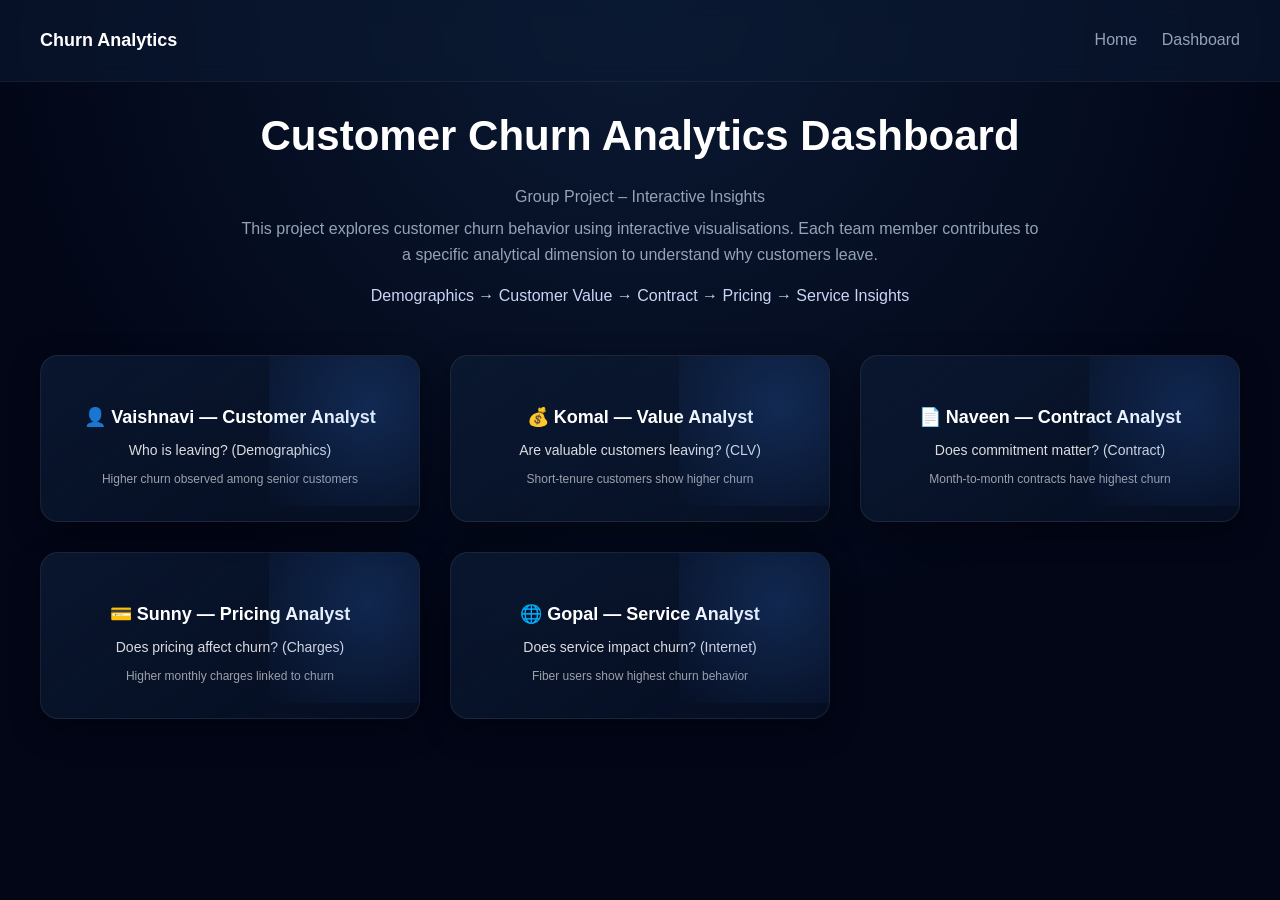
<file: index.html>
<!DOCTYPE html>
<html>
<head>
<meta charset="utf-8">
<title>Customer Churn Dashboard</title>
<link rel="stylesheet" href="home.css">
</head>

<body>

<!-- 🔥 NAVBAR (MOVED FROM BOTTOM → TOP) -->
<div class="navbar">
    <h2 class="logo">Churn Analytics</h2>
    <div class="nav-links">
        <a href="#">Home</a>
        <a href="#">Dashboard</a>
    </div>
</div>

<!-- 🔥 HERO -->
<div class="hero">
    <h1 class="title">Customer Churn Analytics Dashboard</h1>
    <p class="subtitle">Group Project – Interactive Insights</p>

    <p class="goal">
        This project explores customer churn behavior using interactive visualisations. 
        Each team member contributes to a specific analytical dimension to understand why customers leave.
    </p>
</div>

<!-- 🔥 FLOW -->
<p class="flow-line">
Demographics → Customer Value → Contract → Pricing → Service Insights
</p>

<!-- 🔥 GRID -->
<div class="grid">

    <a href="vaishnavi/index.html" class="card">
        <h2>👤 Vaishnavi — Customer Analyst</h2>
        <p>Who is leaving? (Demographics)</p>
        <div class="mini">Higher churn observed among senior customers</div>
    </a>

    <a href="komal/index.html" class="card">
        <h2>💰 Komal — Value Analyst</h2>
        <p>Are valuable customers leaving? (CLV)</p>
        <div class="mini">Short-tenure customers show higher churn</div>
    </a>

    <a href="naveen/index.html" class="card">
        <h2>📄 Naveen — Contract Analyst</h2>
        <p>Does commitment matter? (Contract)</p>
        <div class="mini">Month-to-month contracts have highest churn</div>
    </a>

    <a href="sunny/index.html" class="card">
        <h2>💳 Sunny — Pricing Analyst</h2>
        <p>Does pricing affect churn? (Charges)</p>
        <div class="mini">Higher monthly charges linked to churn</div>
    </a>

    <a href="gopal/index.html" class="card">
        <h2>🌐 Gopal — Service Analyst</h2>
        <p>Does service impact churn? (Internet)</p>
        <div class="mini">Fiber users show highest churn behavior</div>
    </a>

</div>
<script>
document.querySelectorAll(".card").forEach(card => {
    card.addEventListener("click", function(e){
        e.preventDefault();

        // Add animation class
        document.body.classList.add("fade-out");

        // Navigate after animation
        setTimeout(() => {
            window.location.href = this.href;
        }, 300);
    });
});
</script>

</body>
</html>
</file>
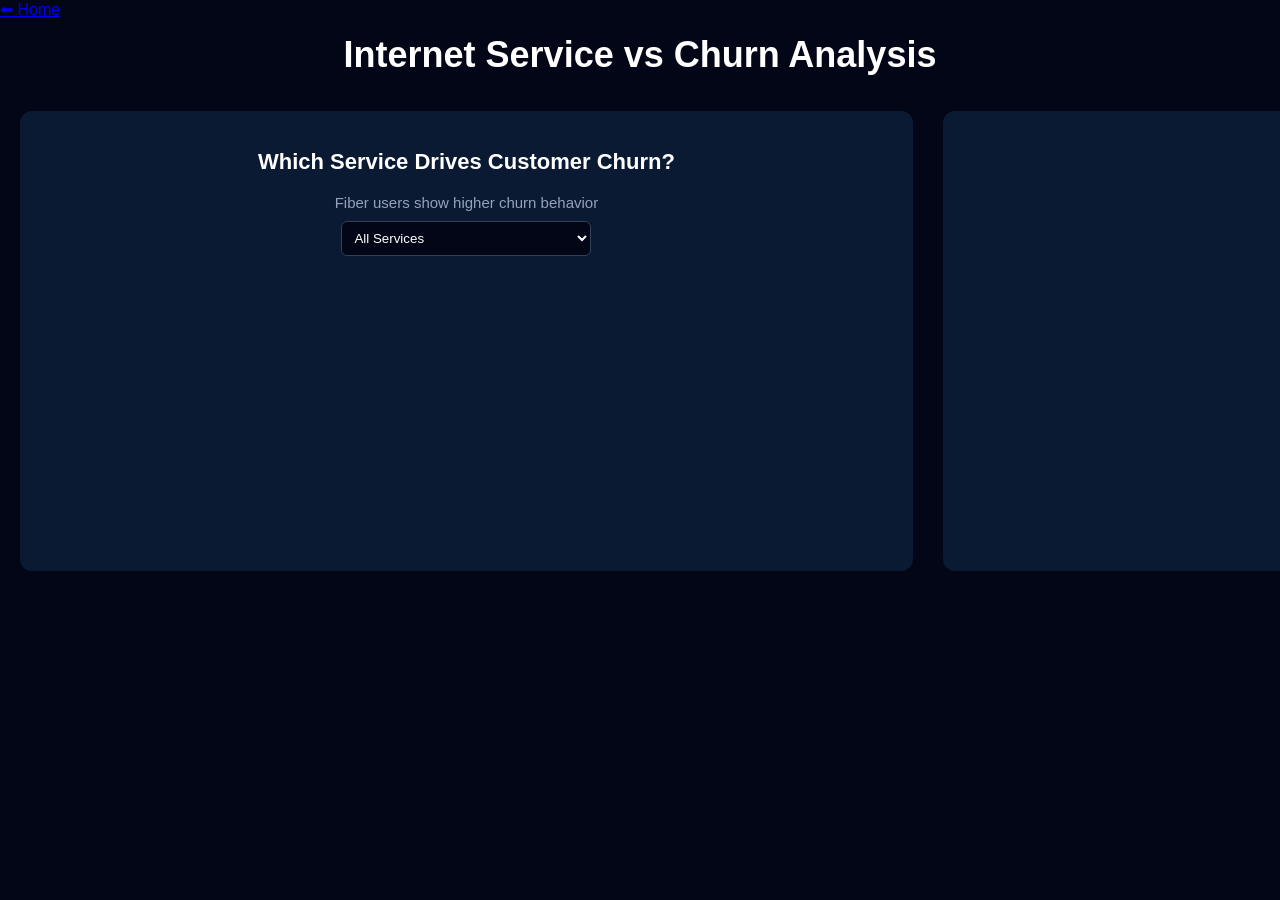
<file: web page/gopal/index.html>
<!DOCTYPE html>
<html>
<head>
<meta charset="utf-8">
<title>Internet Service vs Churn</title>

<link rel="stylesheet" href="style.css">
<script src="https://d3js.org/d3.v7.min.js"></script>
</head>

<body>
<a href="../index.html" class="home-btn">⬅ Home</a>
<h1 class="title">Internet Service vs Churn Analysis</h1>

<div class="container">

    <div class="mainLayout">

        <!-- CHART -->
        <div class="chartBox">
            <h2>Which Service Drives Customer Churn?</h2>
            <p class="subtitle">Fiber users show higher churn behavior</p>

            <select id="filter">
                <option value="All">All Services</option>
                <option value="DSL">DSL</option>
                <option value="Fiber optic">Fiber optic</option>
                <option value="No">No Internet</option>
            </select>

            <div id="kpiBox"></div>
            <div id="chart"></div>
        </div>

        <!-- INSIGHT -->
        <div class="insightBox" id="insight"></div>

    </div>

</div>

<script src="script.js"></script>

</body>
</html>
</file>
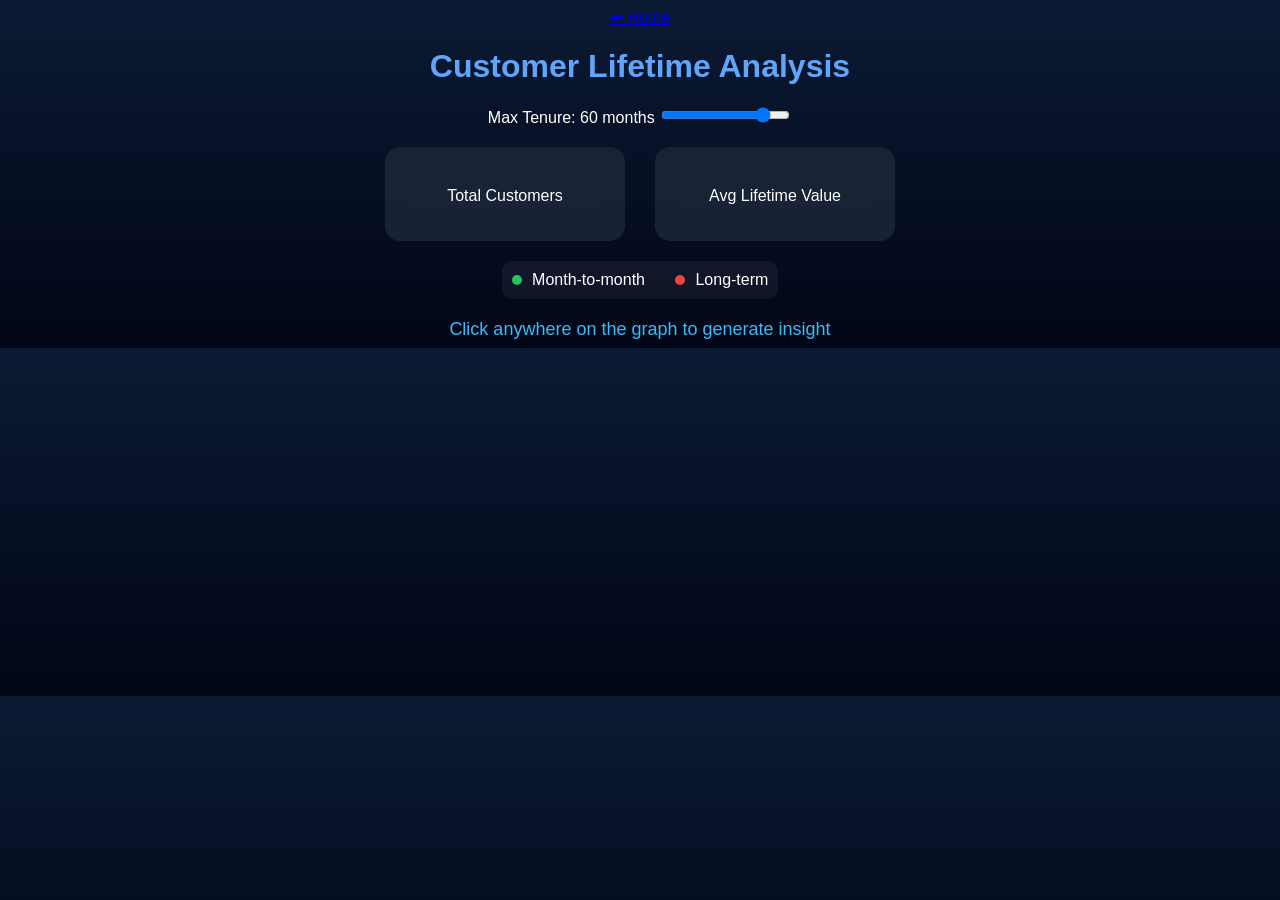
<file: web page/komal/index.html>
<!DOCTYPE html>
<html>
<head>
<meta charset="utf-8">
<title>Customer Lifetime Analysis</title>

<link rel="stylesheet" href="style.css">
<script src="https://d3js.org/d3.v7.min.js"></script>
</head>

<body>
<a href="../index.html" class="home-btn">⬅ Home</a>


<h1 class="title">Customer Lifetime Analysis</h1>

<div class="slider-box">
  Max Tenure: <span id="tenureValue">60</span> months
  <input type="range" id="tenureSlider" min="1" max="72" value="60">
</div>

<div class="kpi-container">
  <div class="kpi-card">
    <h2 id="totalCustomers"></h2>
    <p>Total Customers</p>
  </div>
  <div class="kpi-card">
    <h2 id="avgCLV"></h2>
    <p>Avg Lifetime Value</p>
  </div>
</div>

<div class="legend-box">
  <div><span class="dot green"></span> Month-to-month</div>
  <div><span class="dot red"></span> Long-term</div>
</div>

<div id="chart"></div>

<div id="insightText" class="insight-text">
  Click anywhere on the graph to generate insight
</div>

<div id="tooltip" class="tooltip"></div>

<script src="script.js"></script>
</body>
</html>
</file>
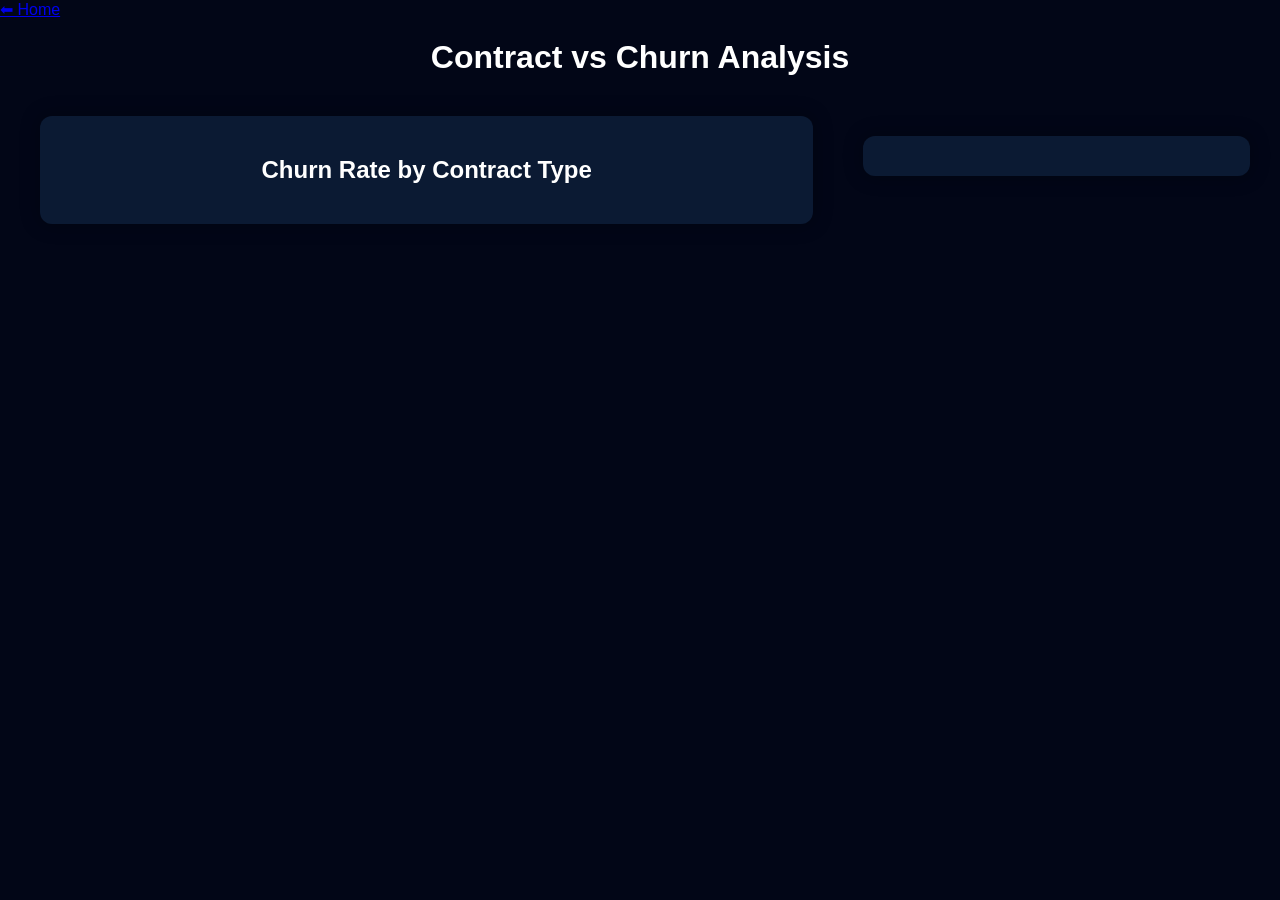
<file: web page/naveen/index.html>
<!DOCTYPE html>
<html>
<head>
<meta charset="utf-8">
<title>Contract vs Churn Analysis</title>

<link rel="stylesheet" href="style.css">
<script src="https://d3js.org/d3.v7.min.js"></script>
</head>

<body>
<a href="../index.html" class="home-btn">⬅ Home</a>


<h1 class="title">Contract vs Churn Analysis</h1>

<div class="container">

    <!-- 🔥 ADDED WRAPPER FIX -->
    <div class="mainLayout">

        <div class="chartBox">
            <h2>Churn Rate by Contract Type</h2>
            <div id="chart"></div>
        </div>

        <div class="insightBox" id="insight"></div>

    </div>

</div>

<script src="script.js"></script>

</body>
</html>
</file>
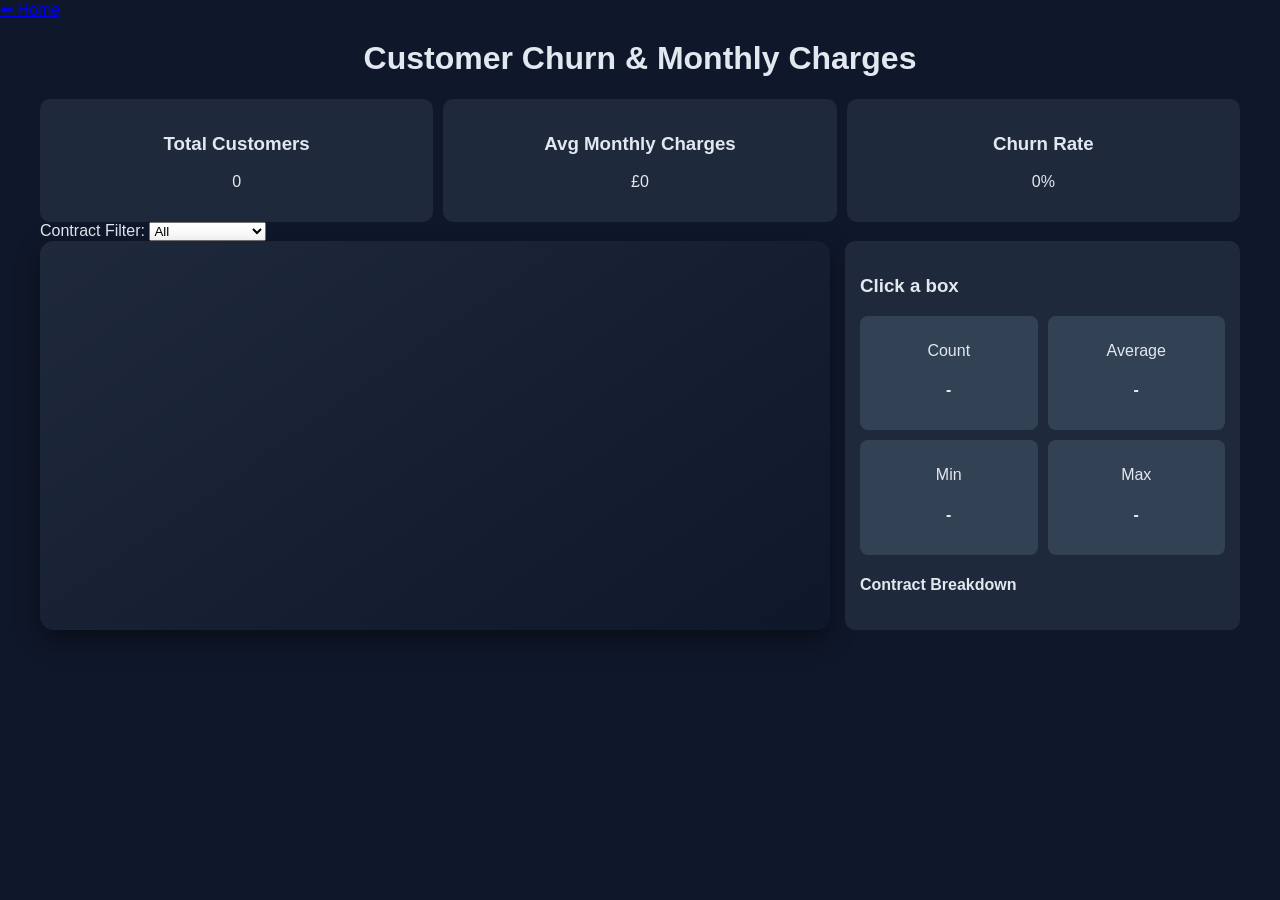
<file: web page/sunny/index.html>
<!DOCTYPE html>
<html lang="en">
<head>
    <meta charset="UTF-8">
    <title>Customer Churn Dashboard</title>
    <link rel="stylesheet" href="styles.css">
</head>
<body>
<a href="../index.html" class="home-btn">⬅ Home</a>


<div class="container">

    <h1>Customer Churn & Monthly Charges</h1>

    <div class="kpi-container">
        <div class="kpi-card">
            <h3>Total Customers</h3>
            <p id="totalCustomers">0</p>
        </div>
        <div class="kpi-card">
            <h3>Avg Monthly Charges</h3>
            <p id="avgCharges">£0</p>
        </div>
        <div class="kpi-card">
            <h3>Churn Rate</h3>
            <p id="churnRate">0%</p>
        </div>
    </div>

    <div class="controls">
        <label>Contract Filter:</label>
        <select id="contractFilter">
            <option value="All">All</option>
            <option value="Month-to-month">Month-to-month</option>
            <option value="One year">One year</option>
            <option value="Two year">Two year</option>
        </select>
    </div>

    <div class="main-grid">
        <div id="chart"></div>

        <div class="details-panel">
            <h3 id="detailsTitle">Click a box</h3>

            <div class="details-grid">
                <div class="detail-card"><p>Count</p><h4 id="detailCount">-</h4></div>
                <div class="detail-card"><p>Average</p><h4 id="detailAvg">-</h4></div>
                <div class="detail-card"><p>Min</p><h4 id="detailMin">-</h4></div>
                <div class="detail-card"><p>Max</p><h4 id="detailMax">-</h4></div>
            </div>

            <div class="contract-breakdown">
                <h4>Contract Breakdown</h4>
                <ul id="contractList"></ul>
            </div>
        </div>
    </div>

</div>

<div class="tooltip" id="tooltip"></div>

<script src="https://d3js.org/d3.v7.min.js"></script>
<script src="script.js"></script>

</body>
</html>
</file>
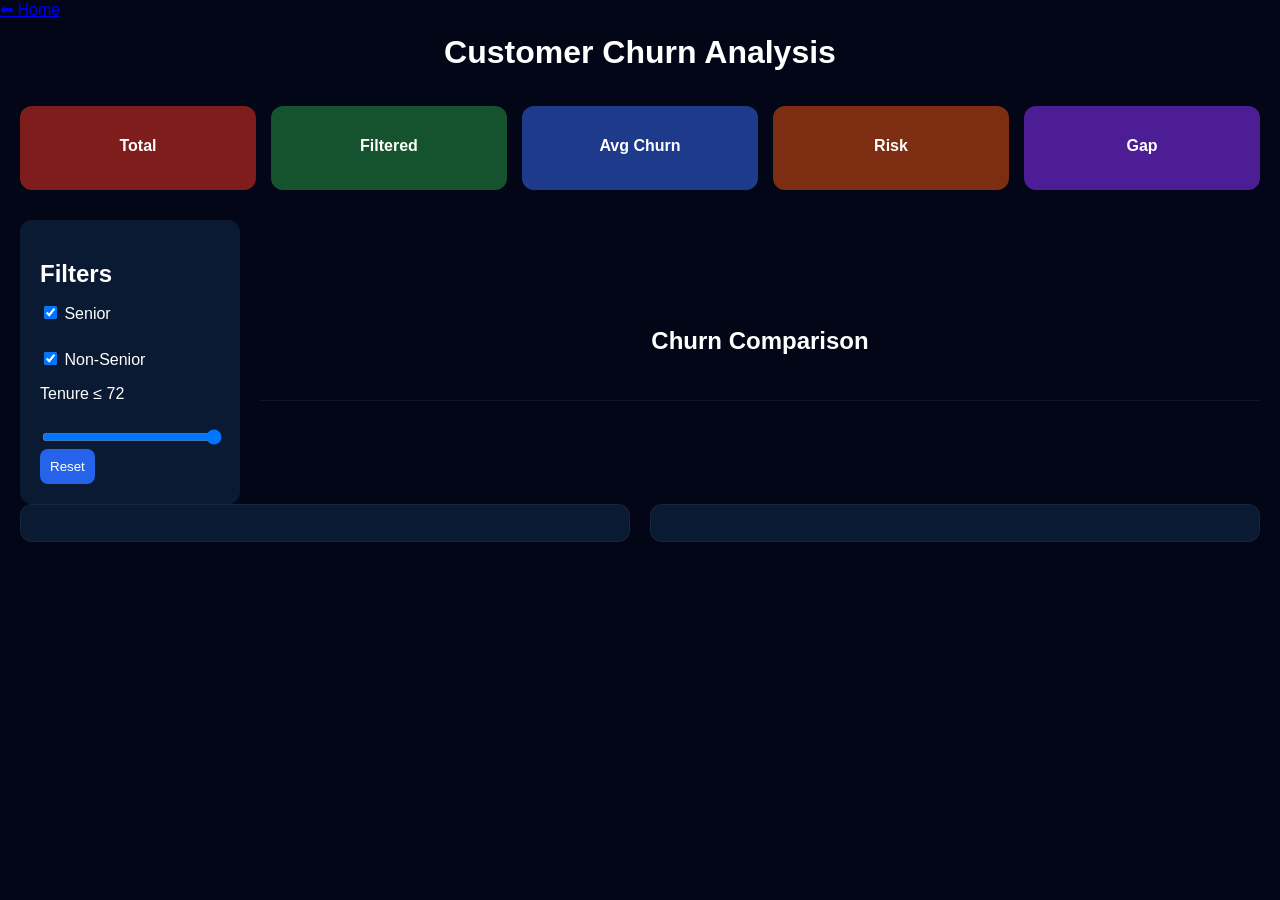
<file: web page/vaishnavi/index.html>
<!DOCTYPE html>
<html>
<head>
<meta charset="utf-8">
<title>Customer Churn Dashboard</title>

<link rel="stylesheet" href="style.css">
<script src="https://d3js.org/d3.v7.min.js"></script>
</head>

<body>
<a href="index.html" class="home-btn">⬅ Home</a>

<h1 class="title">Customer Churn Analysis</h1>

<main class="main">

<!-- KPI ROW -->
<div class="kpis">
  <div class="card red"><p>Total</p><h2 id="total"></h2></div>
  <div class="card green"><p>Filtered</p><h2 id="sample"></h2></div>
  <div class="card blue"><p>Avg Churn</p><h2 id="avg"></h2></div>
  <div class="card orange"><p>Risk</p><h2 id="risk"></h2></div>
  <div class="card purple"><p>Gap</p><h2 id="diff"></h2></div>
</div>

<!-- MAIN CONTENT -->
<div id="mainView">

<div class="content">

  <!-- FILTERS -->
  <aside class="sidebar">
    <h2>Filters</h2>

    <label><input type="checkbox" id="seniorToggle" checked> Senior</label><br>
    <label><input type="checkbox" id="nonToggle" checked> Non-Senior</label>

    <p>Tenure ≤ <span id="tenureValue">72</span></p>
    <input type="range" id="tenureSlider" min="0" max="72" value="72">

    <button onclick="resetFilters()">Reset</button>
  </aside>

  <!-- CHART -->
  <div class="chartBox">
    <h2>Churn Comparison</h2>

    <!-- 🔥 QUICK INSIGHT (already present, now will work properly) -->
    <div id="quickInsight" style="text-align:center; margin-bottom:10px;"></div>

    <div id="chart"></div>
  </div>

</div>

<!-- INSIGHTS -->
<div class="bottom">
  <div id="insight"></div>
  <div id="conclusion"></div>
</div>

</div>

<!-- DETAIL VIEW -->
<div id="detailView" style="display:none">

<button class="back-btn" onclick="goBack()">⬅ Back</button>

<h2 id="detailTitle"></h2>
<div class="highlight" id="detailDesc"></div>

<div class="cardBox">
<h3>Insight</h3>
<p id="detailInsight"></p>
</div>

<div class="cardBox">
<h3>Recommendation</h3>
<p id="detailRecommendation"></p>
</div>

<div class="cardBox">
<h3>Sub Analysis</h3>

<!-- 🔥 IMPORTANT: this must exist (you already had it ✔️) -->
<div id="miniChart"></div>

</div>

</div>

</main>

<script src="script.js"></script>

</body>
</html>
</file>
<file: home.css>
body{
margin:0;
font-family:Arial, sans-serif;
background: radial-gradient(circle at top, #0b1a33, #020617 60%);
color:white;
text-align:center;
min-height:100vh;
}

/* 🔥 NAVBAR */
.navbar{
display:flex;
justify-content:space-between;
align-items:center;
padding:15px 40px;
background:rgba(11,26,51,0.6);
backdrop-filter:blur(10px);
border-bottom:1px solid rgba(255,255,255,0.05);
}

.logo{
font-size:18px;
font-weight:600;
}

.nav-links a{
margin-left:20px;
text-decoration:none;
color:#94a3b8;
transition:0.3s;
}

.nav-links a:hover{
color:white;
}

/* HERO */
.hero{
margin-top:30px;
animation:fadeIn 1s ease forwards;
}

.title{
font-size:42px;
font-weight:700;
}

.subtitle{
color:#94a3b8;
margin-bottom:10px;
}

.goal{
max-width:800px;
margin:10px auto 20px;
color:#94a3b8;
line-height:1.6;
}

/* FLOW */
.flow-line{
color:#cbd5f5;
margin-bottom:30px;
}

/* GRID */
.grid{
display:grid;
grid-template-columns:repeat(3,1fr);
gap:30px;
max-width:1200px;
margin:auto;
padding:20px;
}

/* CARD */
.card{
background: linear-gradient(145deg, rgba(11,26,51,0.8), rgba(11,26,51,0.4));
padding:35px;
border-radius:18px;
text-decoration:none;
color:white;
border:1px solid rgba(255,255,255,0.08);
transition: all 0.3s ease;
position:relative;
overflow:hidden;
box-shadow: 0 10px 30px rgba(0,0,0,0.4);
}

/* CARD TEXT */
.card h2{
font-size:18px;
margin-bottom:8px;
}

.card p{
font-size:14px;
opacity:0.85;
}

/* MINI INSIGHT */
.mini{
font-size:12px;
opacity:0.6;
margin-top:8px;
}

/* HOVER EFFECT */
.card:hover{
transform: translateY(-10px) scale(1.03);
border:1px solid #3b82f6;
box-shadow:0 0 20px rgba(59,130,246,0.4);
}

/* GLOW EFFECT */
.card::after{
content:"";
position:absolute;
width:200px;
height:200px;
background: radial-gradient(circle, rgba(59,130,246,0.2), transparent);
top:-50px;
right:-50px;
}

/* ANIMATION */
@keyframes fadeIn{
from{
opacity:0;
transform:translateY(20px);
}
to{
opacity:1;
transform:translateY(0);
}
}

/* RESPONSIVE */
@media(max-width:900px){
.grid{
grid-template-columns:1fr;
}
}
/* 🔥 PAGE FADE OUT */
body{
transition: opacity 0.3s ease;
}

body.fade-out{
opacity:0;
}

/* 🔥 CLICK FEEDBACK */
.card:active{
transform: scale(0.97);
}
</file>
<file: web page/gopal/style.css>
body{
margin:0;
font-family:Arial;
background:#020617;
color:white;
min-height:100vh;
display:flex;
flex-direction:column;
}
.title{
text-align:center;
margin:20px;
font-size:32px;
}

.container{
width:100%;
max-width:1400px;
margin:auto;
padding:20px;
flex:1;
}

.mainLayout{
display:grid;
grid-template-columns:2.5fr 1fr;
gap:30px;
height:100%;
}

.chartBox{
background:#0b1a33;
padding:20px;
border-radius:12px;
text-align:center;
}

.subtitle{
color:#94a3b8;
font-size:14px;
margin-bottom:10px;
}

select{
width:250px;
padding:8px;
border-radius:6px;
margin:10px auto 20px auto;
display:block;
background:#020617;
color:white;
border:1px solid #334155;
}

#chart{
display:flex;
justify-content:center;
}

.insightBox{
background:#0b1a33;
padding:20px;
border-radius:12px;
line-height:1.6;
min-height:420px;
}

.highRisk{
color:#ef4444;
font-weight:bold;
margin-top:10px;
}

.tooltip{
position:absolute;
background:#111827;
padding:8px;
border-radius:6px;
font-size:12px;
pointer-events:none;
color:white;
border:1px solid #334155;
}

@media(max-width:900px){
.mainLayout{
grid-template-columns:1fr;
}
}

#kpiBox{
display:flex;
justify-content:center;
gap:20px;
margin-bottom:15px;
}

.kpi{
background:#020617;
padding:10px 15px;
border-radius:8px;
font-size:14px;
border:1px solid #334155;
}
.title{
font-size:36px;
margin:15px;
}

.chartBox h2{
font-size:22px;
}

.subtitle{
font-size:15px;
}
</file>
<file: web page/komal/style.css>
body {
  background: linear-gradient(to bottom, #0b1a33, #020617);
  font-family: 'Segoe UI', sans-serif;
  color: white;
  text-align: center;
}

.title {
  color: #60a5fa;
  margin-bottom: 10px;
}

.slider-box {
  margin: 20px;
}

.kpi-container {
  display: flex;
  justify-content: center;
  gap: 30px;
  margin-bottom: 20px;
}

.kpi-card {
  background: rgba(30,41,59,0.8);
  backdrop-filter: blur(10px);
  padding: 20px;
  border-radius: 15px;
  width: 200px;
  transition: 0.3s;
}

.kpi-card:hover {
  transform: translateY(-5px);
  box-shadow: 0 10px 30px rgba(34,197,94,0.3);
}

.kpi-card h2 {
  color: #38bdf8;
}

.legend-box {
  display: flex;
  justify-content: center;
  gap: 30px;
  margin-bottom: 10px;
  background: rgba(255,255,255,0.05);
  padding: 10px;
  border-radius: 10px;
  width: fit-content;
  margin-left: auto;
  margin-right: auto;
}

.dot {
  height: 10px;
  width: 10px;
  display: inline-block;
  border-radius: 50%;
  margin-right: 6px;
}

.green { background: #22c55e; }
.red { background: #ef4444; }

#chart {
  margin: auto;
  width: 95%;
}

.insight-text {
  margin-top: 20px;
  font-size: 18px;
  color: #38bdf8;
}

.tooltip {
  position: absolute;
  background: #111827;
  padding: 10px;
  border-radius: 6px;
  opacity: 0;
  pointer-events: none;
  font-size: 12px;
}

.focus-line {
  stroke: yellow;
  stroke-dasharray: 4;
}

.circle {
  fill: white;
  stroke: black;
  stroke-width: 1;
}
</file>
<file: web page/naveen/style.css>
body{
margin:0;
font-family:Arial;
background:#020617;
color:white;
}

.title{
text-align:center;
margin:20px;
font-size:32px;
}

.container{
max-width:900px;
margin:auto;
padding:20px;
}

/* 🔥 UPGRADE: allow side-by-side space */
@media(min-width:1000px){
.container{
max-width:1200px;
}
}

.chartBox{
background:#0b1a33;
padding:20px;
border-radius:12px;
text-align:center;
width:100%;

/* 🔥 NEW: align properly with insight */
height:100%;
display:flex;
flex-direction:column;
justify-content:flex-start;
}

#chart{
display:flex;
justify-content:center;
}

.insightBox{
margin-top:20px;
background:#0b1a33;
padding:20px;
border-radius:12px;
font-size:16px;
line-height:1.6;
width:100%;
}

/* ===== SIDE-BY-SIDE LAYOUT ===== */
.mainLayout{
display:grid;
grid-template-columns: 2fr 1fr;
gap:20px;
align-items:stretch;
}

/* 🔥 FINAL FIX: proper alignment */
.insightBox{
display:flex;
flex-direction:column;
justify-content:flex-start; /* 🔥 FIXED */
height:auto;                /* 🔥 FIXED */
}

/* 🔥 OPTIONAL POLISH */
.chartBox{
box-shadow:0 0 20px rgba(0,0,0,0.3);
}

.insightBox{
box-shadow:0 0 20px rgba(0,0,0,0.3);
}

/* RESPONSIVE */
@media(max-width:900px){
.mainLayout{
grid-template-columns:1fr;
}
}

/* ===== ADD GAP BETWEEN CHART & INSIGHT (NO CODE CHANGED) ===== */
.mainLayout{
gap:40px !important;        /* 🔥 increase spacing safely */
align-items:start !important;
}

/* ===== PREVENT OVERLAP VISUALLY ===== */
.chartBox{
margin-right:10px;          /* 🔥 push chart slightly */
}

.insightBox{
margin-left:10px;           /* 🔥 push insight slightly */
}

/* ===== OPTIONAL CLEAN LOOK ===== */
.chartBox, .insightBox{
box-sizing:border-box;
}
</file>
<file: web page/sunny/styles.css>
body {
    font-family: "Segoe UI", Arial;
    background: #0f172a;
    color: #e2e8f0;
    margin: 0;
}

.container {
    width: 95%;
    max-width: 1200px;
    margin: auto;
}

h1 {
    text-align: center;
}

.kpi-container {
    display: flex;
    gap: 10px;
}

.kpi-card {
    flex: 1;
    background: #1e293b;
    padding: 15px;
    border-radius: 10px;
    text-align: center;
}

/* 🔥 chart box looks premium now */
#chart {
    background: linear-gradient(145deg, #1e293b, #0f172a);
    padding: 20px;
    border-radius: 14px;
    box-shadow: 0 10px 25px rgba(0,0,0,0.4);
}

.main-grid {
    display: grid;
    grid-template-columns: 2fr 1fr;
    gap: 15px;
}

.details-panel {
    background: #1e293b;
    padding: 15px;
    border-radius: 10px;
}

.details-grid {
    display: grid;
    grid-template-columns: repeat(2, 1fr);
    gap: 10px;
}

.detail-card {
    background: #334155;
    padding: 10px;
    border-radius: 8px;
    text-align: center;
}

.tooltip {
    position: absolute;
    background: black;
    color: white;
    padding: 6px;
    display: none;
    border-radius: 5px;
}
</file>
<file: web page/vaishnavi/style.css>
body{
margin:0;
font-family:Arial, sans-serif;
background:#020617;
color:white;
}

/* TITLE */
.title{
text-align:center;
font-size:32px;
margin:15px 0;
}

/* MAIN */
.main{
padding:20px;
display:flex;
flex-direction:column;
gap:30px;
}

/* KPI GRID */
.kpis{
display:grid;
grid-template-columns:repeat(5,1fr);
gap:15px;
}

.card{
padding:15px;
text-align:center;
border-radius:12px;
font-weight:bold;
transition:0.3s;
}

.card:hover{
transform:scale(1.05);
box-shadow:0 0 15px rgba(255,255,255,0.15);
}

/* COLORS */
.red{background:#7f1d1d;}
.green{background:#14532d;}
.blue{background:#1e3a8a;}
.orange{background:#7c2d12;}
.purple{background:#4c1d95;}

/* CONTENT */
.content{
display:grid;
grid-template-columns:220px 1fr;
gap:20px;
align-items:center;
}

/* 🔥 FILTER FIX (ADDED) */
.sidebar{
background:#0b1a33;
padding:20px;
border-radius:12px;
height:fit-content;   /* prevents stretching */
}

/* 🔥 BETTER SPACING INSIDE FILTER */
.sidebar h2{
margin-bottom:15px;
}

.sidebar label{
display:block;
margin-bottom:8px;
}

.sidebar input[type="range"]{
width:100%;
margin-top:10px;
}

/* CHART */
.chartBox{
background:transparent;
padding:10px 0;
margin-bottom:25px;
border-bottom:1px solid rgba(255,255,255,0.05);

display:flex;
flex-direction:column;
align-items:center;
justify-content:center;
}

/* 🔥 CENTER TITLE */
.chartBox h2{
text-align:center;
margin-bottom:15px;
}

/* 🔥 BETTER QUICK INSIGHT LOOK */
#quickInsight{
font-size:14px;
opacity:0.8;
margin-bottom:10px;
}

/* CHART ALIGNMENT */
#chart{
display:flex;
justify-content:center;
align-items:center;
margin-top:10px;
}

/* INSIGHTS */
.bottom{
display:grid;
grid-template-columns:1fr 1fr;
gap:20px;
}

.bottom div{
background:#0b1a33;
padding:18px;
border-radius:12px;
border:1px solid rgba(255,255,255,0.05);
}

/* DETAIL */
.cardBox{
background:#0b1a33;
padding:15px;
border-radius:12px;
margin-top:15px;
}

/* 🔥 ADD SPACE IN DETAIL PAGE */
#detailView{
padding:10px;
}

/* HIGHLIGHT */
.highlight{
font-size:26px;
color:#22c55e;
font-weight:bold;
}

/* BUTTON */
button{
padding:10px;
background:#2563eb;
border:none;
color:white;
border-radius:8px;
cursor:pointer;
}

.back-btn{
padding:6px 12px;
font-size:14px;
margin-bottom:10px;
}

/* SMOOTH TRANSITION */
#mainView, #detailView{
transition:0.4s;
}
</file>
